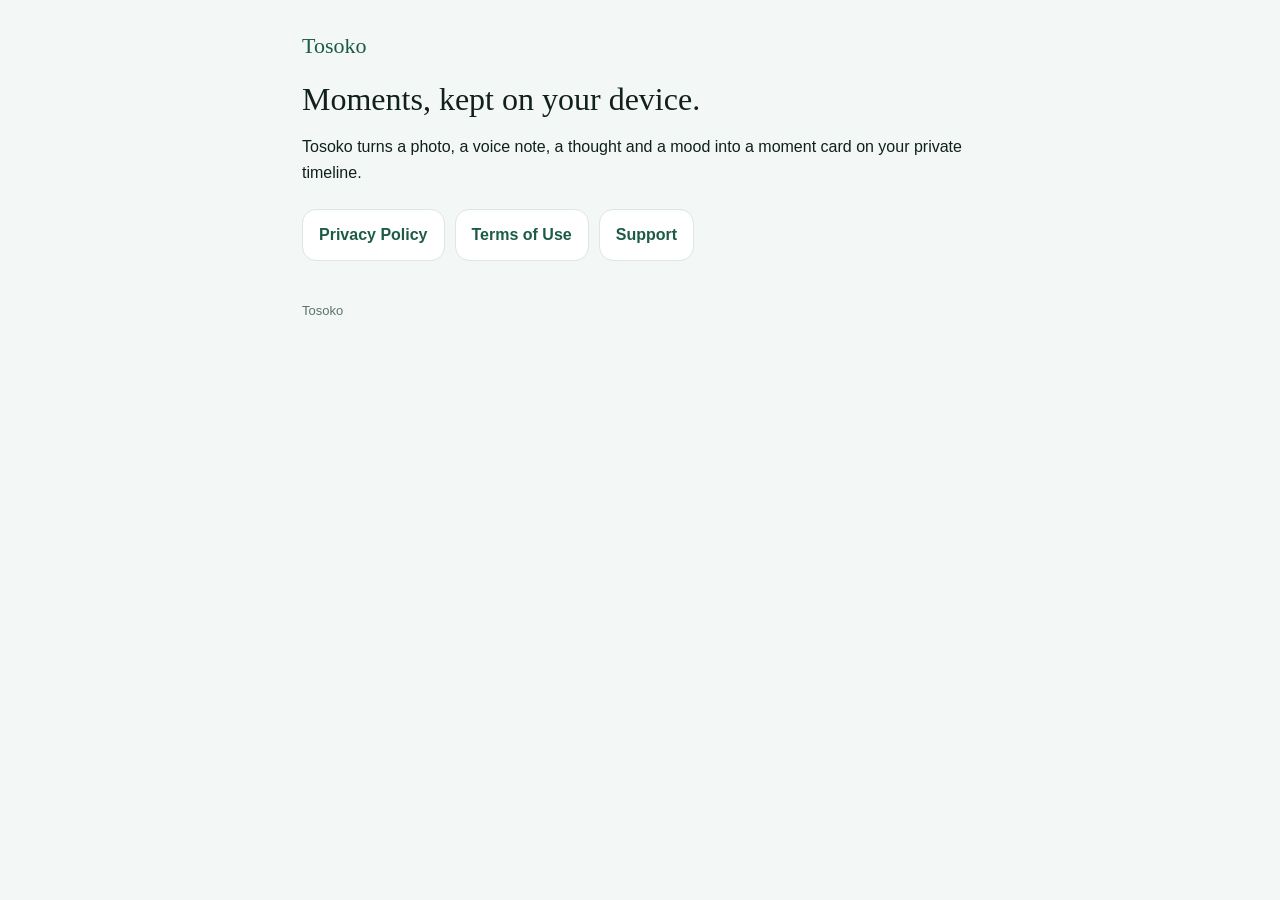
<file: index.html>
<!DOCTYPE html>
<html lang="en">
<head>
<meta charset="utf-8">
<meta name="viewport" content="width=device-width, initial-scale=1">
<title>Tosoko</title>
<link rel="stylesheet" href="style.css">
</head>
<body>
<main>
<header class="brand"><span>Tosoko</span></header>
<h1>Moments, kept on your device.</h1>
<p>Tosoko turns a photo, a voice note, a thought and a mood into a moment card on your private timeline.</p>
<nav class="links">
<a href="privacy.html">Privacy Policy</a>
<a href="terms.html">Terms of Use</a>
<a href="support.html">Support</a>
</nav>
<footer>Tosoko</footer>
</main>
</body>
</html>
</file>
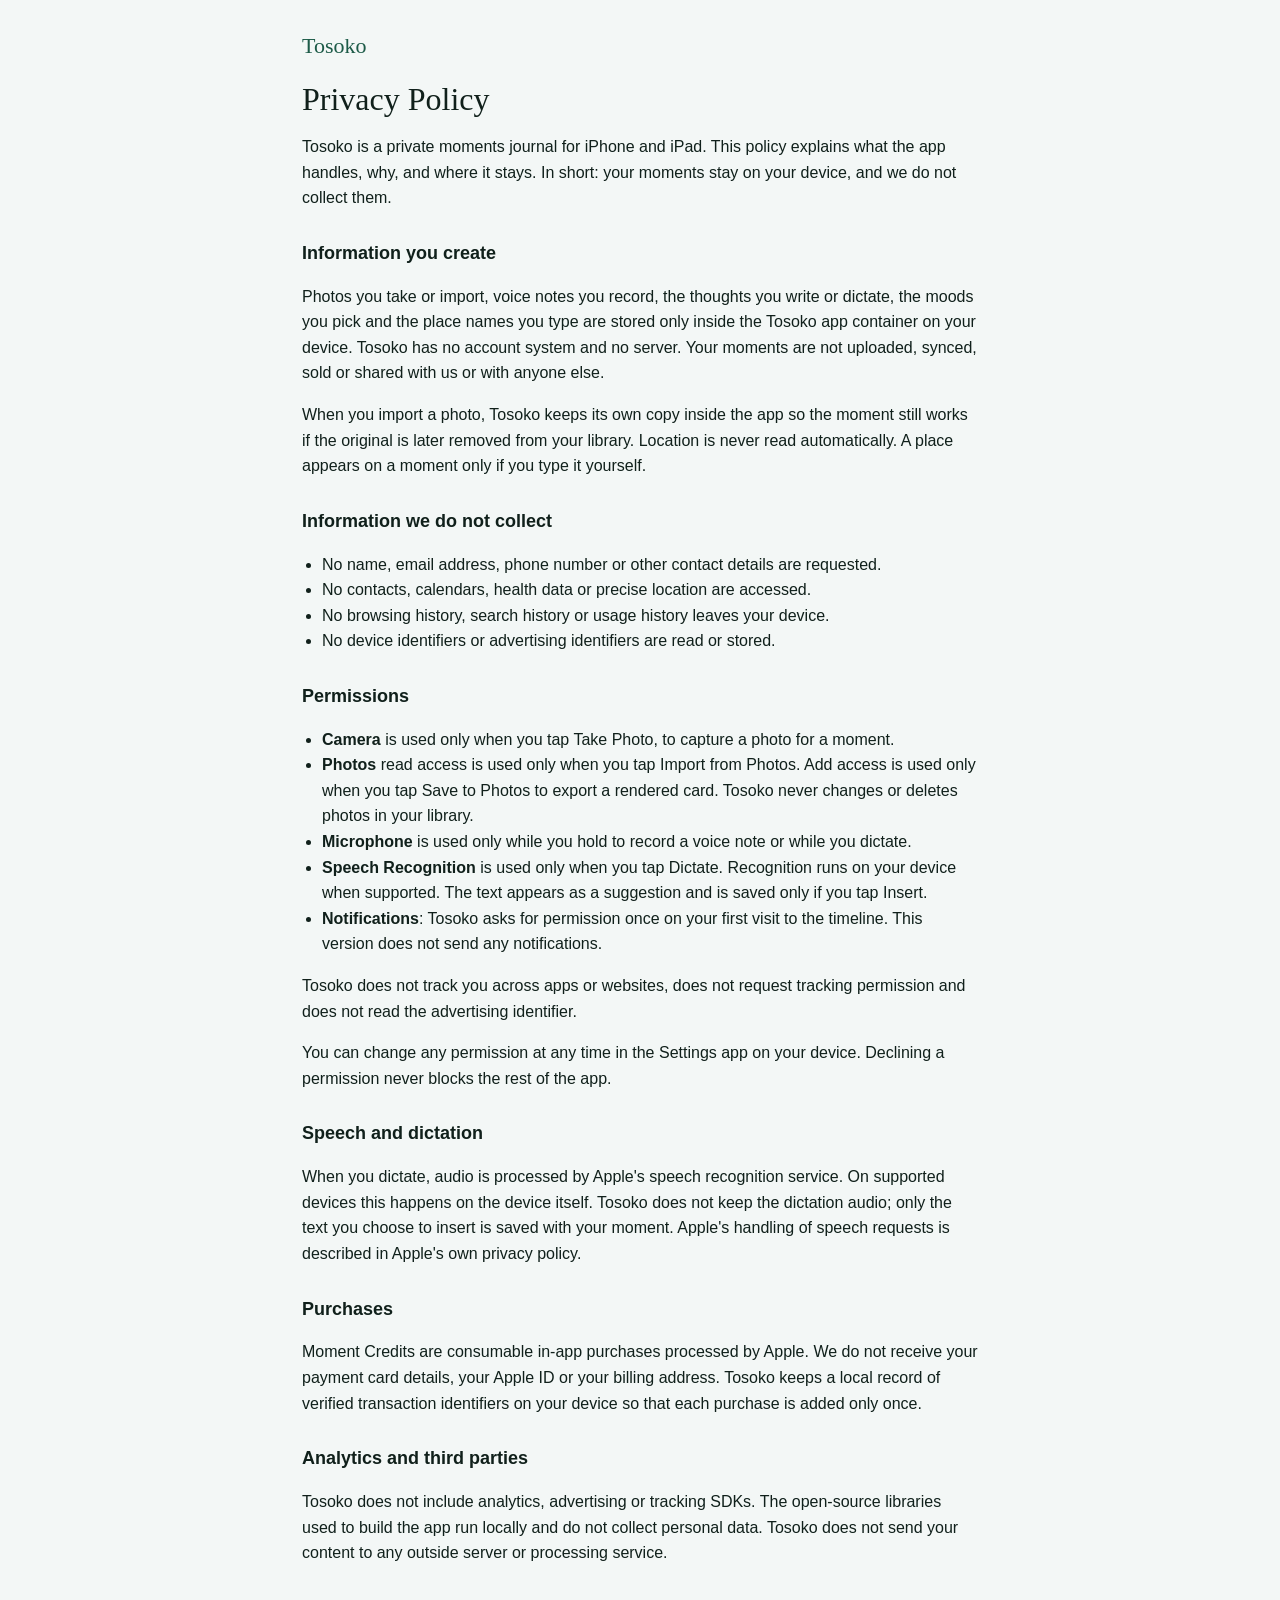
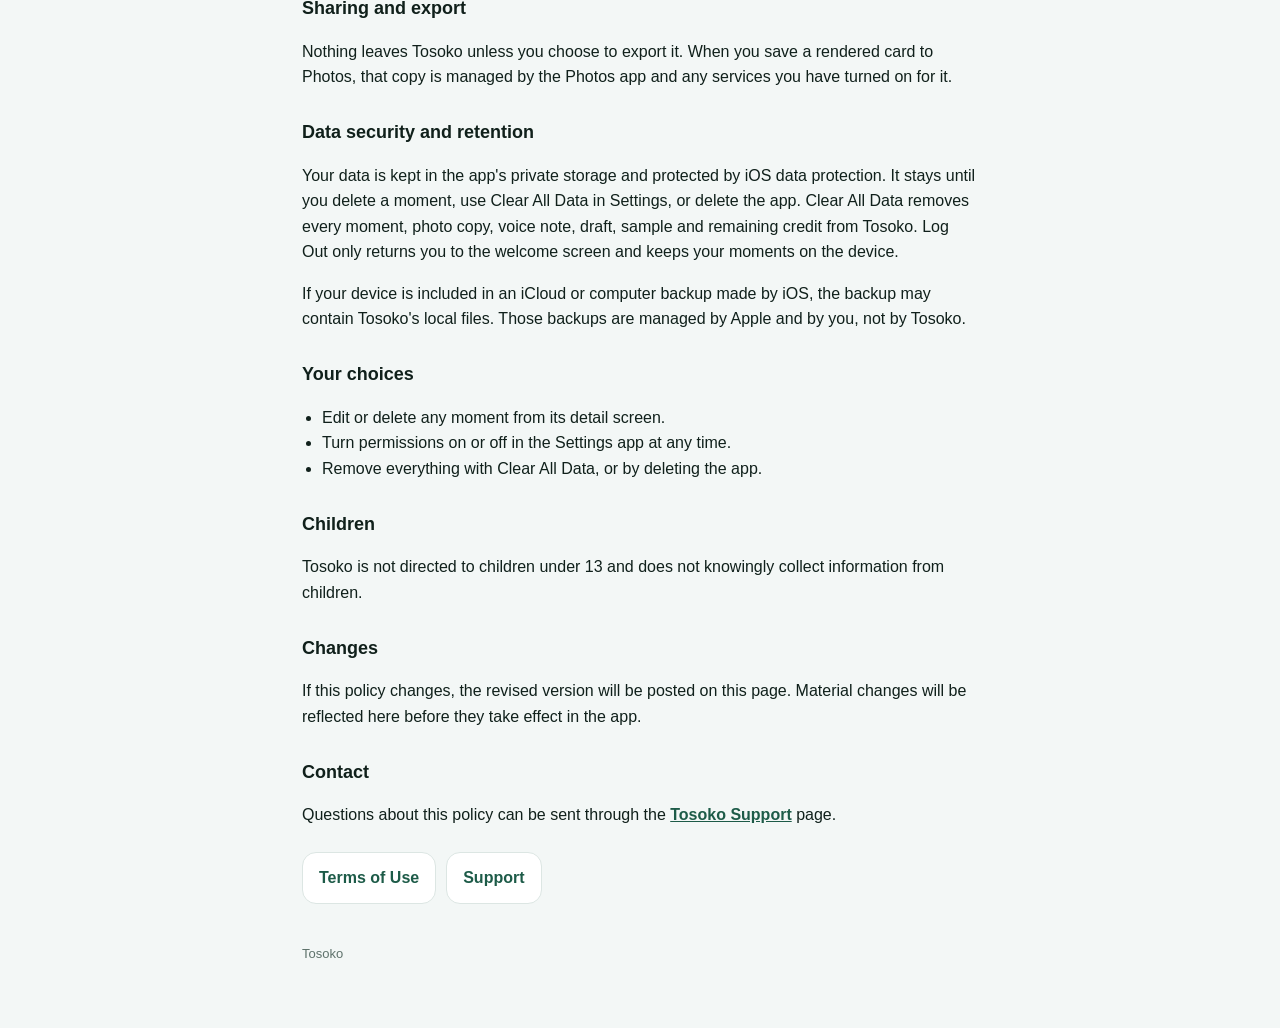
<file: privacy.html>
<!DOCTYPE html>
<html lang="en">
<head>
<meta charset="utf-8">
<meta name="viewport" content="width=device-width, initial-scale=1">
<title>Tosoko Privacy Policy</title>
<link rel="stylesheet" href="style.css">
</head>
<body>
<main>
<header class="brand"><span>Tosoko</span></header>
<h1>Privacy Policy</h1>
<p>Tosoko is a private moments journal for iPhone and iPad. This policy explains what the app handles, why, and where it stays. In short: your moments stay on your device, and we do not collect them.</p>

<h2>Information you create</h2>
<p>Photos you take or import, voice notes you record, the thoughts you write or dictate, the moods you pick and the place names you type are stored only inside the Tosoko app container on your device. Tosoko has no account system and no server. Your moments are not uploaded, synced, sold or shared with us or with anyone else.</p>
<p>When you import a photo, Tosoko keeps its own copy inside the app so the moment still works if the original is later removed from your library. Location is never read automatically. A place appears on a moment only if you type it yourself.</p>

<h2>Information we do not collect</h2>
<ul>
<li>No name, email address, phone number or other contact details are requested.</li>
<li>No contacts, calendars, health data or precise location are accessed.</li>
<li>No browsing history, search history or usage history leaves your device.</li>
<li>No device identifiers or advertising identifiers are read or stored.</li>
</ul>

<h2>Permissions</h2>
<ul>
<li><strong>Camera</strong> is used only when you tap Take Photo, to capture a photo for a moment.</li>
<li><strong>Photos</strong> read access is used only when you tap Import from Photos. Add access is used only when you tap Save to Photos to export a rendered card. Tosoko never changes or deletes photos in your library.</li>
<li><strong>Microphone</strong> is used only while you hold to record a voice note or while you dictate.</li>
<li><strong>Speech Recognition</strong> is used only when you tap Dictate. Recognition runs on your device when supported. The text appears as a suggestion and is saved only if you tap Insert.</li>
<li><strong>Notifications</strong>: Tosoko asks for permission once on your first visit to the timeline. This version does not send any notifications.</li>
</ul>
<p>Tosoko does not track you across apps or websites, does not request tracking permission and does not read the advertising identifier.</p>
<p>You can change any permission at any time in the Settings app on your device. Declining a permission never blocks the rest of the app.</p>

<h2>Speech and dictation</h2>
<p>When you dictate, audio is processed by Apple's speech recognition service. On supported devices this happens on the device itself. Tosoko does not keep the dictation audio; only the text you choose to insert is saved with your moment. Apple's handling of speech requests is described in Apple's own privacy policy.</p>

<h2>Purchases</h2>
<p>Moment Credits are consumable in-app purchases processed by Apple. We do not receive your payment card details, your Apple ID or your billing address. Tosoko keeps a local record of verified transaction identifiers on your device so that each purchase is added only once.</p>

<h2>Analytics and third parties</h2>
<p>Tosoko does not include analytics, advertising or tracking SDKs. The open-source libraries used to build the app run locally and do not collect personal data. Tosoko does not send your content to any outside server or processing service.</p>

<h2>Sharing and export</h2>
<p>Nothing leaves Tosoko unless you choose to export it. When you save a rendered card to Photos, that copy is managed by the Photos app and any services you have turned on for it.</p>

<h2>Data security and retention</h2>
<p>Your data is kept in the app's private storage and protected by iOS data protection. It stays until you delete a moment, use Clear All Data in Settings, or delete the app. Clear All Data removes every moment, photo copy, voice note, draft, sample and remaining credit from Tosoko. Log Out only returns you to the welcome screen and keeps your moments on the device.</p>
<p>If your device is included in an iCloud or computer backup made by iOS, the backup may contain Tosoko's local files. Those backups are managed by Apple and by you, not by Tosoko.</p>

<h2>Your choices</h2>
<ul>
<li>Edit or delete any moment from its detail screen.</li>
<li>Turn permissions on or off in the Settings app at any time.</li>
<li>Remove everything with Clear All Data, or by deleting the app.</li>
</ul>

<h2>Children</h2>
<p>Tosoko is not directed to children under 13 and does not knowingly collect information from children.</p>

<h2>Changes</h2>
<p>If this policy changes, the revised version will be posted on this page. Material changes will be reflected here before they take effect in the app.</p>

<h2>Contact</h2>
<p>Questions about this policy can be sent through the <a href="support.html">Tosoko Support</a> page.</p>
<nav class="links"><a href="terms.html">Terms of Use</a><a href="support.html">Support</a></nav>
<footer>Tosoko</footer>
</main>
</body>
</html>
</file>
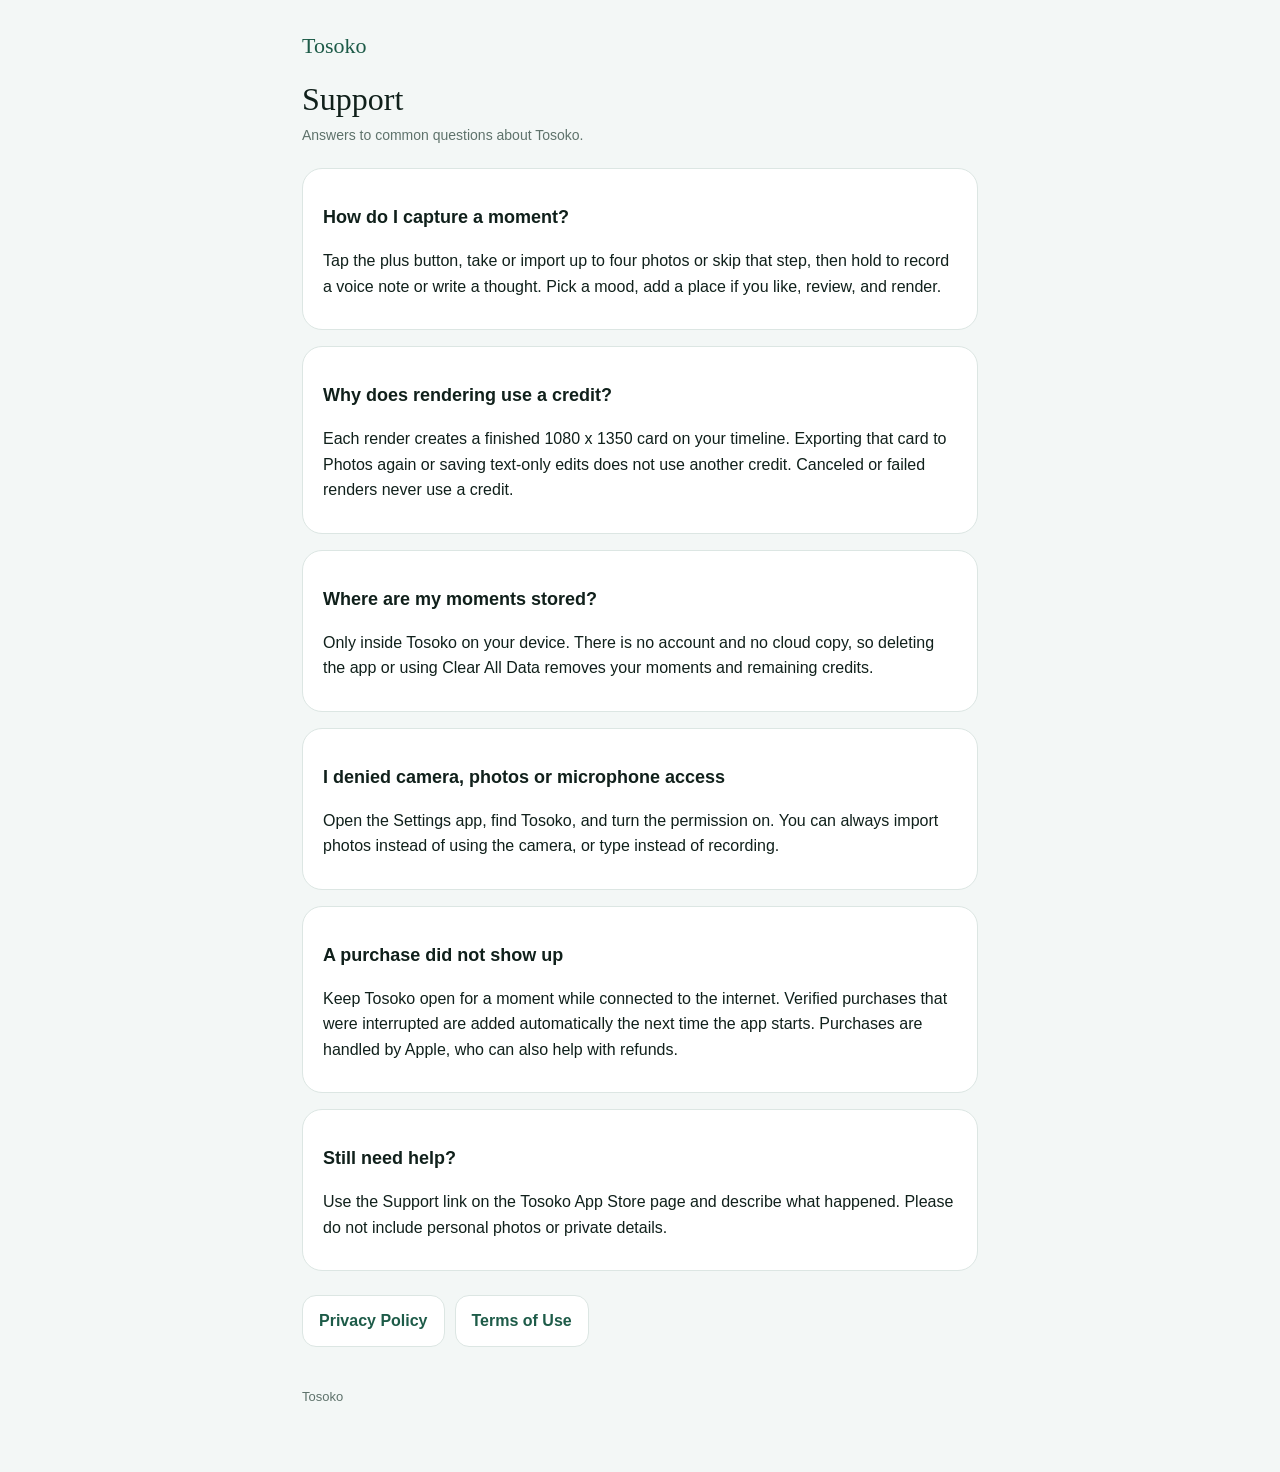
<file: support.html>
<!DOCTYPE html>
<html lang="en">
<head>
<meta charset="utf-8">
<meta name="viewport" content="width=device-width, initial-scale=1">
<title>Tosoko Support</title>
<link rel="stylesheet" href="style.css">
</head>
<body>
<main>
<header class="brand"><span>Tosoko</span></header>
<h1>Support</h1>
<p class="updated">Answers to common questions about Tosoko.</p>

<div class="card">
<h2>How do I capture a moment?</h2>
<p>Tap the plus button, take or import up to four photos or skip that step, then hold to record a voice note or write a thought. Pick a mood, add a place if you like, review, and render.</p>
</div>
<div class="card">
<h2>Why does rendering use a credit?</h2>
<p>Each render creates a finished 1080 x 1350 card on your timeline. Exporting that card to Photos again or saving text-only edits does not use another credit. Canceled or failed renders never use a credit.</p>
</div>
<div class="card">
<h2>Where are my moments stored?</h2>
<p>Only inside Tosoko on your device. There is no account and no cloud copy, so deleting the app or using Clear All Data removes your moments and remaining credits.</p>
</div>
<div class="card">
<h2>I denied camera, photos or microphone access</h2>
<p>Open the Settings app, find Tosoko, and turn the permission on. You can always import photos instead of using the camera, or type instead of recording.</p>
</div>
<div class="card">
<h2>A purchase did not show up</h2>
<p>Keep Tosoko open for a moment while connected to the internet. Verified purchases that were interrupted are added automatically the next time the app starts. Purchases are handled by Apple, who can also help with refunds.</p>
</div>
<div class="card">
<h2>Still need help?</h2>
<p>Use the Support link on the Tosoko App Store page and describe what happened. Please do not include personal photos or private details.</p>
</div>
<nav class="links"><a href="privacy.html">Privacy Policy</a><a href="terms.html">Terms of Use</a></nav>
<footer>Tosoko</footer>
</main>
</body>
</html>
</file>
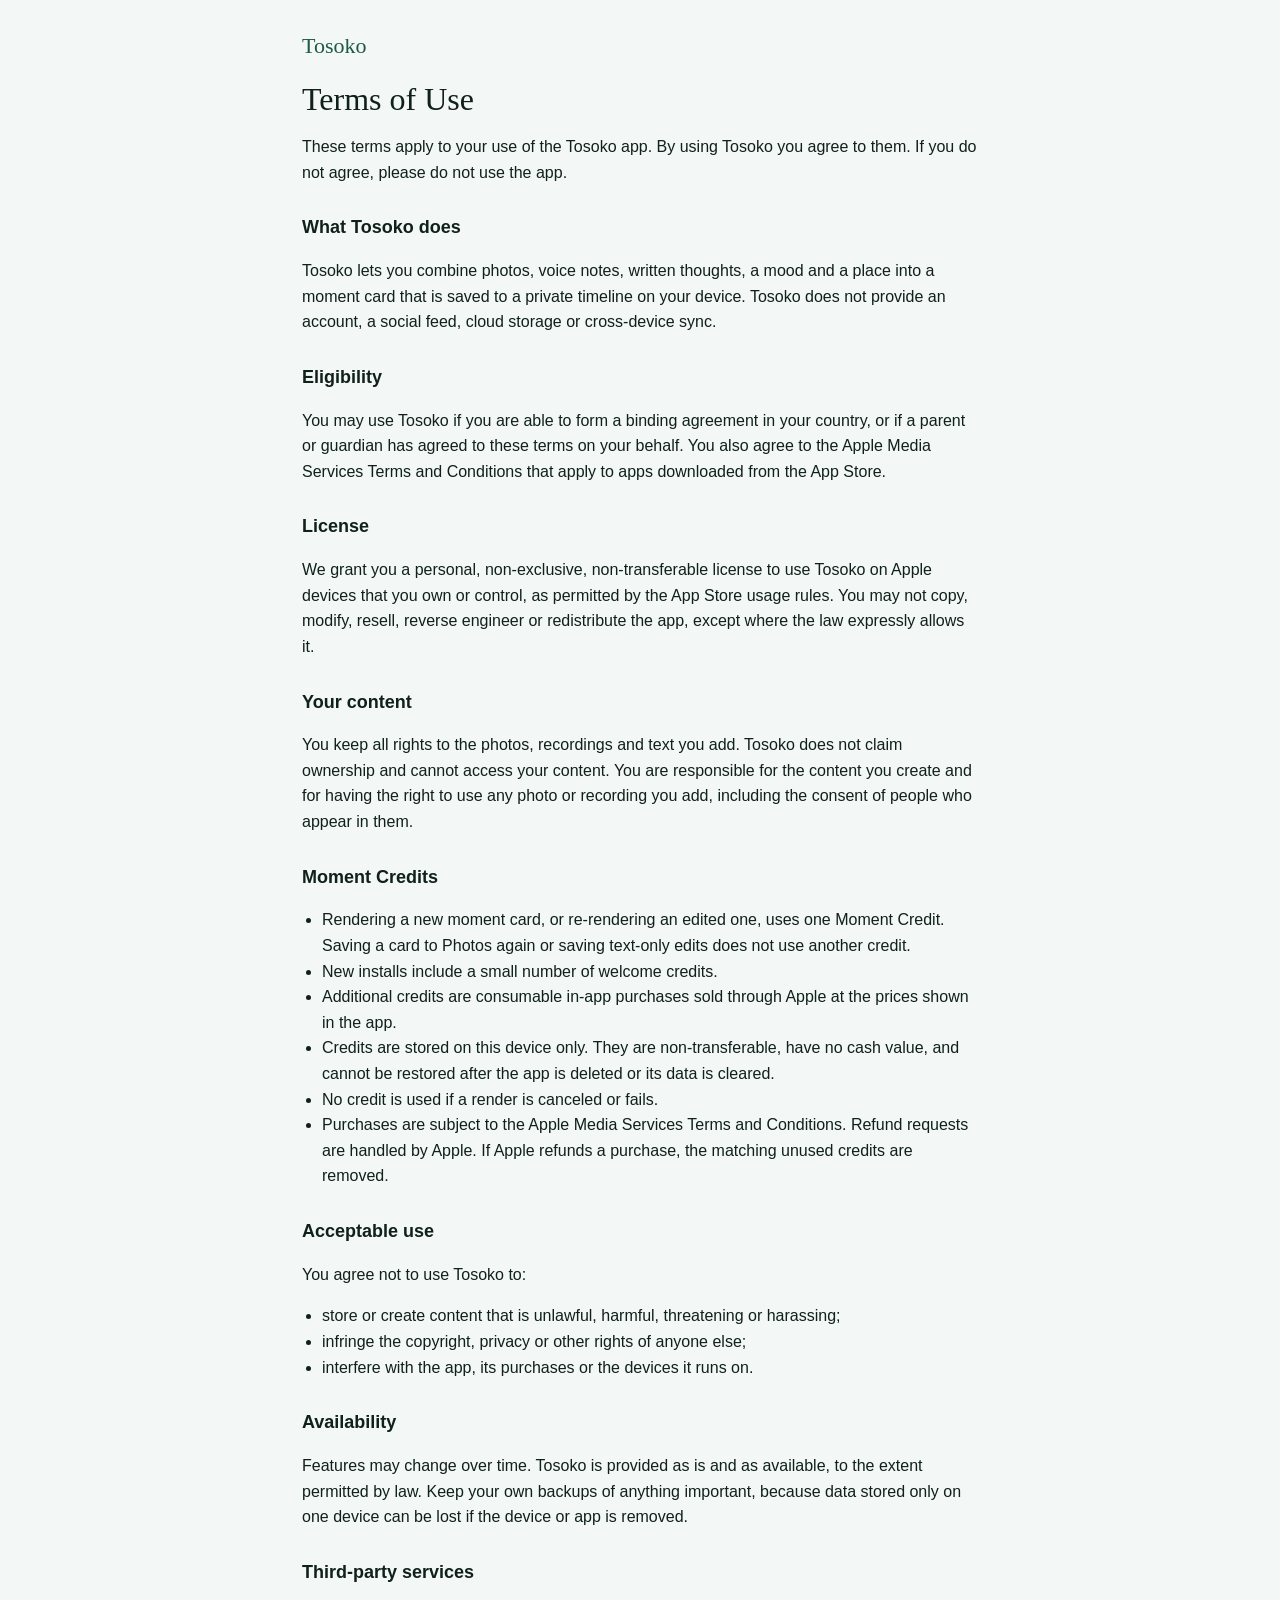
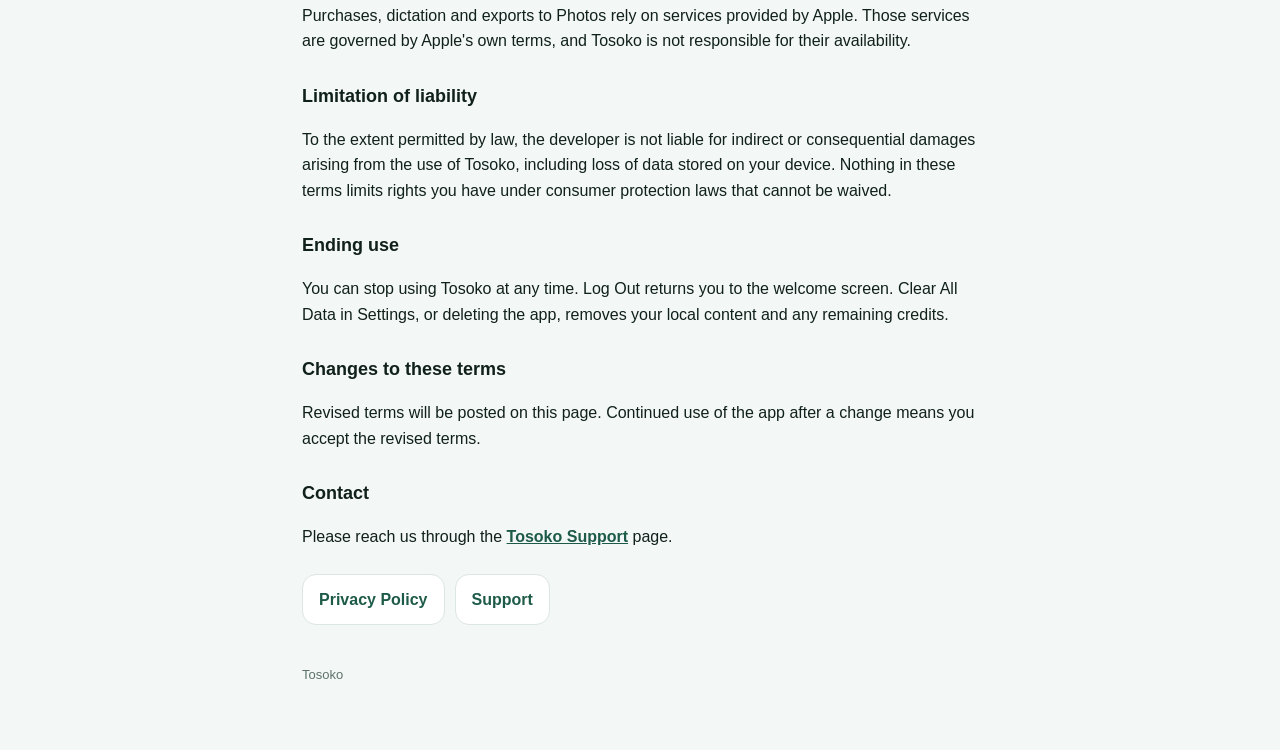
<file: terms.html>
<!DOCTYPE html>
<html lang="en">
<head>
<meta charset="utf-8">
<meta name="viewport" content="width=device-width, initial-scale=1">
<title>Tosoko Terms of Use</title>
<link rel="stylesheet" href="style.css">
</head>
<body>
<main>
<header class="brand"><span>Tosoko</span></header>
<h1>Terms of Use</h1>
<p>These terms apply to your use of the Tosoko app. By using Tosoko you agree to them. If you do not agree, please do not use the app.</p>

<h2>What Tosoko does</h2>
<p>Tosoko lets you combine photos, voice notes, written thoughts, a mood and a place into a moment card that is saved to a private timeline on your device. Tosoko does not provide an account, a social feed, cloud storage or cross-device sync.</p>

<h2>Eligibility</h2>
<p>You may use Tosoko if you are able to form a binding agreement in your country, or if a parent or guardian has agreed to these terms on your behalf. You also agree to the Apple Media Services Terms and Conditions that apply to apps downloaded from the App Store.</p>

<h2>License</h2>
<p>We grant you a personal, non-exclusive, non-transferable license to use Tosoko on Apple devices that you own or control, as permitted by the App Store usage rules. You may not copy, modify, resell, reverse engineer or redistribute the app, except where the law expressly allows it.</p>

<h2>Your content</h2>
<p>You keep all rights to the photos, recordings and text you add. Tosoko does not claim ownership and cannot access your content. You are responsible for the content you create and for having the right to use any photo or recording you add, including the consent of people who appear in them.</p>

<h2>Moment Credits</h2>
<ul>
<li>Rendering a new moment card, or re-rendering an edited one, uses one Moment Credit. Saving a card to Photos again or saving text-only edits does not use another credit.</li>
<li>New installs include a small number of welcome credits.</li>
<li>Additional credits are consumable in-app purchases sold through Apple at the prices shown in the app.</li>
<li>Credits are stored on this device only. They are non-transferable, have no cash value, and cannot be restored after the app is deleted or its data is cleared.</li>
<li>No credit is used if a render is canceled or fails.</li>
<li>Purchases are subject to the Apple Media Services Terms and Conditions. Refund requests are handled by Apple. If Apple refunds a purchase, the matching unused credits are removed.</li>
</ul>

<h2>Acceptable use</h2>
<p>You agree not to use Tosoko to:</p>
<ul>
<li>store or create content that is unlawful, harmful, threatening or harassing;</li>
<li>infringe the copyright, privacy or other rights of anyone else;</li>
<li>interfere with the app, its purchases or the devices it runs on.</li>
</ul>

<h2>Availability</h2>
<p>Features may change over time. Tosoko is provided as is and as available, to the extent permitted by law. Keep your own backups of anything important, because data stored only on one device can be lost if the device or app is removed.</p>

<h2>Third-party services</h2>
<p>Purchases, dictation and exports to Photos rely on services provided by Apple. Those services are governed by Apple's own terms, and Tosoko is not responsible for their availability.</p>

<h2>Limitation of liability</h2>
<p>To the extent permitted by law, the developer is not liable for indirect or consequential damages arising from the use of Tosoko, including loss of data stored on your device. Nothing in these terms limits rights you have under consumer protection laws that cannot be waived.</p>

<h2>Ending use</h2>
<p>You can stop using Tosoko at any time. Log Out returns you to the welcome screen. Clear All Data in Settings, or deleting the app, removes your local content and any remaining credits.</p>

<h2>Changes to these terms</h2>
<p>Revised terms will be posted on this page. Continued use of the app after a change means you accept the revised terms.</p>

<h2>Contact</h2>
<p>Please reach us through the <a href="support.html">Tosoko Support</a> page.</p>
<nav class="links"><a href="privacy.html">Privacy Policy</a><a href="support.html">Support</a></nav>
<footer>Tosoko</footer>
</main>
</body>
</html>
</file>
<file: style.css>
:root {
  --bg: #F3F7F6;
  --surface: #FFFFFF;
  --ink: #10201B;
  --muted: #5E726B;
  --line: #DCE6E3;
  --forest: #1D5B48;
  --teal: #22B3A2;
}
@media (prefers-color-scheme: dark) {
  :root { --bg: #0D1714; --surface: #15221E; --ink: #EAF3F0; --muted: #93A9A1; --line: #23332E; --forest: #22B3A2; }
}
* { box-sizing: border-box; }
html, body { margin: 0; background: var(--bg); color: var(--ink); }
body { font: 16px/1.6 -apple-system, BlinkMacSystemFont, "SF Pro Text", "Segoe UI", Roboto, Helvetica, Arial, sans-serif; -webkit-font-smoothing: antialiased; }
main { max-width: 720px; margin: 0 auto; padding: 28px 22px 64px; }
header.brand { display: flex; align-items: center; gap: 10px; margin-bottom: 18px; }
header.brand span { font-family: "New York", ui-serif, Georgia, serif; font-size: 22px; color: var(--forest); }
h1 { font-family: "New York", ui-serif, Georgia, serif; font-weight: 500; font-size: 32px; line-height: 1.15; margin: 0 0 6px; }
h2 { font-size: 18px; margin: 28px 0 8px; }
p, li { color: var(--ink); }
.updated { color: var(--muted); font-size: 14px; margin: 0 0 22px; }
.card { background: var(--surface); border: 1px solid var(--line); border-radius: 20px; padding: 6px 20px 14px; margin-top: 16px; }
ul { padding-left: 20px; }
a { color: var(--forest); font-weight: 600; }
nav.links { display: flex; flex-wrap: wrap; gap: 10px; margin-top: 24px; }
nav.links a { display: inline-block; padding: 12px 16px; border-radius: 14px; background: var(--surface); border: 1px solid var(--line); text-decoration: none; }
footer { margin-top: 40px; color: var(--muted); font-size: 13px; }
html { scrollbar-width: none; }
::-webkit-scrollbar { display: none; }
</file>
